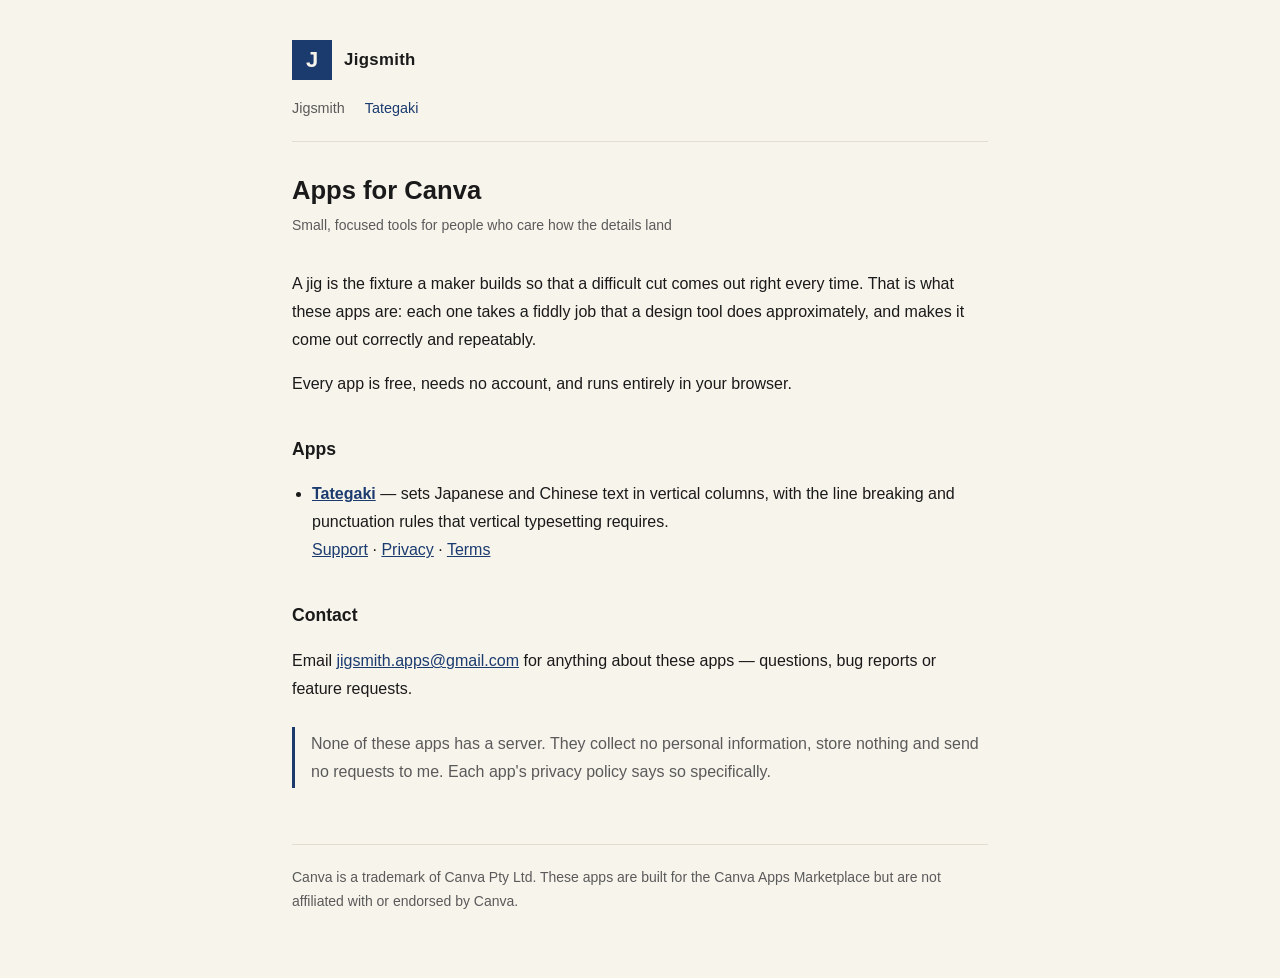
<file: index.html>
<!doctype html>
<html lang="en">
<head>
<meta charset="utf-8" />
<meta name="viewport" content="width=device-width, initial-scale=1" />
<title>Jigsmith · Apps for Canva</title>
<link rel="stylesheet" href="style.css" />
</head>
<body>
<div class="wrap">
<header>
  <a class="brand" href="./"><span class="mark mark-studio">J</span><b>Jigsmith</b></a>
  <nav>
    <a href="./" aria-current="page">Jigsmith</a>
    <a href="./tategaki/">Tategaki</a>
  </nav>
</header>

<h1>Apps for Canva</h1>
<p class="date">Small, focused tools for people who care how the details land</p>

<p>
  A jig is the fixture a maker builds so that a difficult cut comes out right every
  time. That is what these apps are: each one takes a fiddly job that a design tool
  does approximately, and makes it come out correctly and repeatably.
</p>

<p>
  Every app is free, needs no account, and runs entirely in your browser.
</p>

<h2>Apps</h2>
<ul>
  <li>
    <b><a href="./tategaki/">Tategaki</a></b> — sets Japanese and Chinese text in
    vertical columns, with the line breaking and punctuation rules that vertical
    typesetting requires.
    <br />
    <a href="./tategaki/support.html">Support</a> ·
    <a href="./tategaki/privacy.html">Privacy</a> ·
    <a href="./tategaki/terms.html">Terms</a>
  </li>
</ul>

<h2>Contact</h2>
<p>Email <a href="mailto:jigsmith.apps@gmail.com">jigsmith.apps@gmail.com</a> for anything about
  these apps — questions, bug reports or feature requests.</p>

<div class="note">
  None of these apps has a server. They collect no personal information, store nothing
  and send no requests to me. Each app's privacy policy says so specifically.
</div>

<footer>
  Canva is a trademark of Canva Pty Ltd. These apps are built for the Canva Apps
  Marketplace but are not affiliated with or endorsed by Canva.
</footer>
</div>
</body>
</html>
</file>
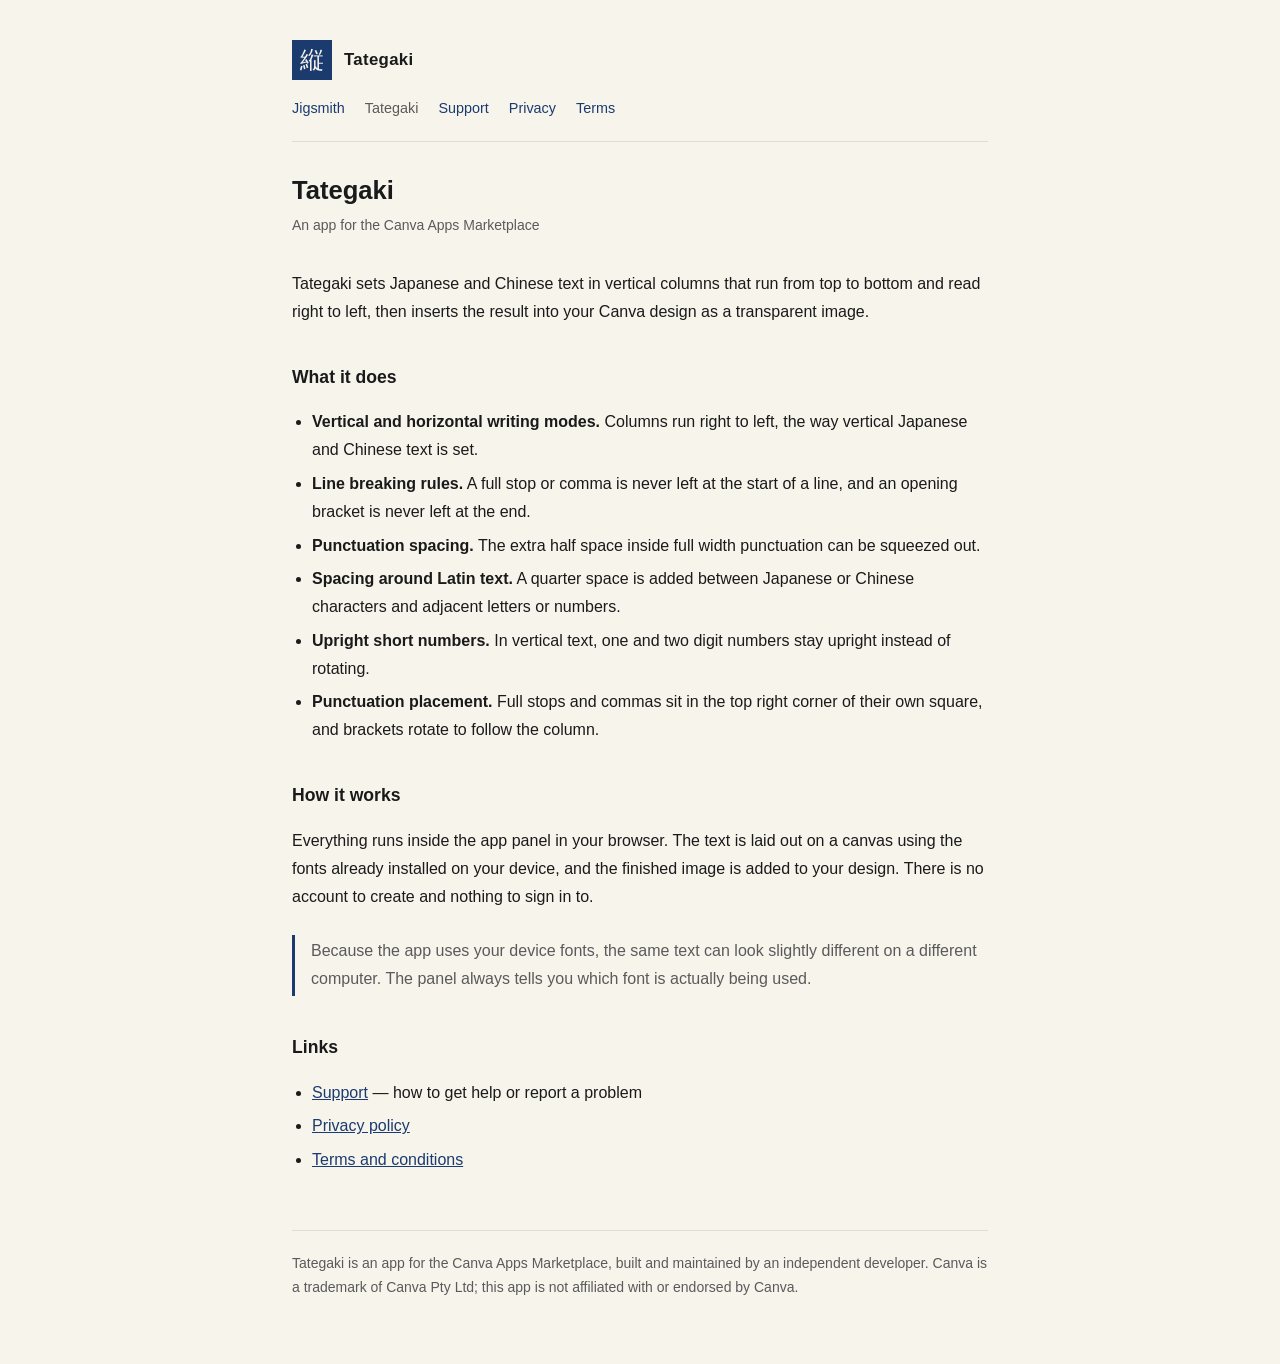
<file: tategaki/index.html>
<!doctype html>
<html lang="en">
<head>
<meta charset="utf-8" />
<meta name="viewport" content="width=device-width, initial-scale=1" />
<title>Vertical Japanese and Chinese typesetting · Tategaki</title>
<link rel="stylesheet" href="../style.css" />
</head>
<body>
<div class="wrap">
<header>
  <a class="brand" href="../"><span class="mark">縦</span><b>Tategaki</b></a>
  <nav>
    <a href="../">Jigsmith</a>
    <a href="./" aria-current="page">Tategaki</a>
    <a href="./support.html">Support</a>
    <a href="./privacy.html">Privacy</a>
    <a href="./terms.html">Terms</a>
  </nav>
</header>
<h1>Tategaki</h1>
<p class="date">An app for the Canva Apps Marketplace</p>

<p>
  Tategaki sets Japanese and Chinese text in vertical columns that run from top to
  bottom and read right to left, then inserts the result into your Canva design as a
  transparent image.
</p>

<h2>What it does</h2>
<ul>
  <li><b>Vertical and horizontal writing modes.</b> Columns run right to left, the way vertical Japanese and Chinese text is set.</li>
  <li><b>Line breaking rules.</b> A full stop or comma is never left at the start of a line, and an opening bracket is never left at the end.</li>
  <li><b>Punctuation spacing.</b> The extra half space inside full width punctuation can be squeezed out.</li>
  <li><b>Spacing around Latin text.</b> A quarter space is added between Japanese or Chinese characters and adjacent letters or numbers.</li>
  <li><b>Upright short numbers.</b> In vertical text, one and two digit numbers stay upright instead of rotating.</li>
  <li><b>Punctuation placement.</b> Full stops and commas sit in the top right corner of their own square, and brackets rotate to follow the column.</li>
</ul>

<h2>How it works</h2>
<p>
  Everything runs inside the app panel in your browser. The text is laid out on a canvas
  using the fonts already installed on your device, and the finished image is added to
  your design. There is no account to create and nothing to sign in to.
</p>

<div class="note">
  Because the app uses your device fonts, the same text can look slightly different on a
  different computer. The panel always tells you which font is actually being used.
</div>

<h2>Links</h2>
<ul>
  <li><a href="./support.html">Support</a> — how to get help or report a problem</li>
  <li><a href="./privacy.html">Privacy policy</a></li>
  <li><a href="./terms.html">Terms and conditions</a></li>
</ul>
<footer>
  Tategaki is an app for the Canva Apps Marketplace, built and maintained by an
  independent developer. Canva is a trademark of Canva Pty Ltd; this app is not
  affiliated with or endorsed by Canva.
</footer>
</div>
</body>
</html>
</file>
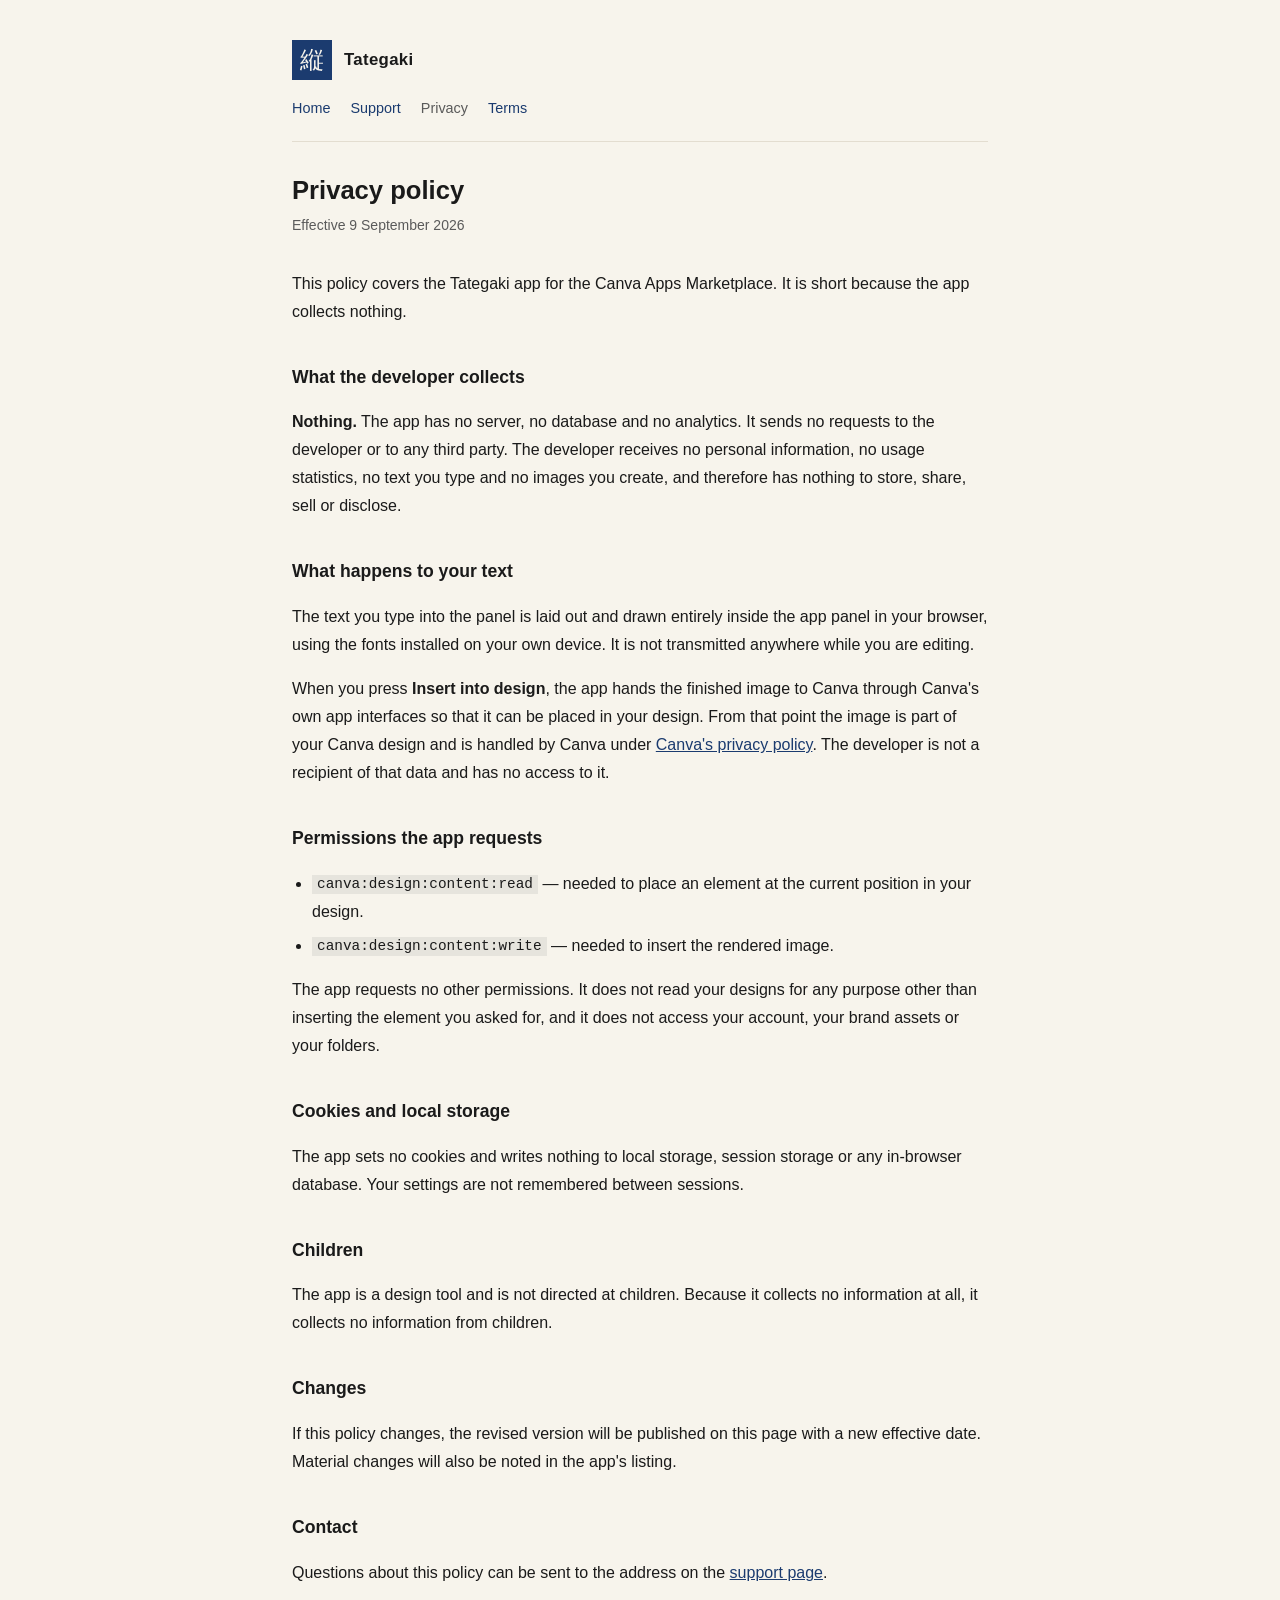
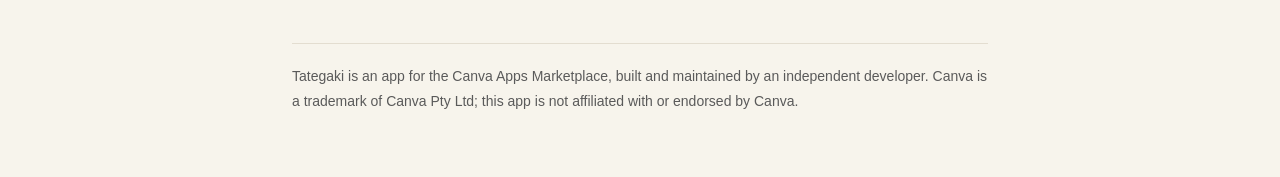
<file: privacy.html>
<!doctype html>
<html lang="en">
<head>
<meta charset="utf-8" />
<meta name="viewport" content="width=device-width, initial-scale=1" />
<title>Privacy policy · Tategaki</title>
<link rel="stylesheet" href="style.css" />
</head>
<body>
<div class="wrap">
<header>
  <a class="brand" href="./"><span class="mark">縦</span><b>Tategaki</b></a>
  <nav>
    <a href="./">Home</a>
    <a href="./support.html">Support</a>
    <a href="./privacy.html" aria-current="page">Privacy</a>
    <a href="./terms.html">Terms</a>
  </nav>
</header>
<h1>Privacy policy</h1>
<p class="date">Effective 9 September 2026</p>

<p>
  This policy covers the Tategaki app for the Canva Apps Marketplace. It is short
  because the app collects nothing.
</p>

<h2>What the developer collects</h2>
<p><b>Nothing.</b> The app has no server, no database and no analytics. It sends no
  requests to the developer or to any third party. The developer receives no personal
  information, no usage statistics, no text you type and no images you create, and
  therefore has nothing to store, share, sell or disclose.</p>

<h2>What happens to your text</h2>
<p>
  The text you type into the panel is laid out and drawn entirely inside the app panel
  in your browser, using the fonts installed on your own device. It is not transmitted
  anywhere while you are editing.
</p>
<p>
  When you press <b>Insert into design</b>, the app hands the finished image to Canva
  through Canva's own app interfaces so that it can be placed in your design. From that
  point the image is part of your Canva design and is handled by Canva under
  <a href="https://www.canva.com/policies/privacy-policy/">Canva's privacy policy</a>.
  The developer is not a recipient of that data and has no access to it.
</p>

<h2>Permissions the app requests</h2>
<ul>
  <li><code>canva:design:content:read</code> — needed to place an element at the current
    position in your design.</li>
  <li><code>canva:design:content:write</code> — needed to insert the rendered image.</li>
</ul>
<p>The app requests no other permissions. It does not read your designs for any purpose
  other than inserting the element you asked for, and it does not access your account,
  your brand assets or your folders.</p>

<h2>Cookies and local storage</h2>
<p>The app sets no cookies and writes nothing to local storage, session storage or any
  in-browser database. Your settings are not remembered between sessions.</p>

<h2>Children</h2>
<p>The app is a design tool and is not directed at children. Because it collects no
  information at all, it collects no information from children.</p>

<h2>Changes</h2>
<p>If this policy changes, the revised version will be published on this page with a new
  effective date. Material changes will also be noted in the app's listing.</p>

<h2>Contact</h2>
<p>Questions about this policy can be sent to the address on the
  <a href="./support.html">support page</a>.</p>
<footer>
  Tategaki is an app for the Canva Apps Marketplace, built and maintained by an
  independent developer. Canva is a trademark of Canva Pty Ltd; this app is not
  affiliated with or endorsed by Canva.
</footer>
</div>
</body>
</html>
</file>
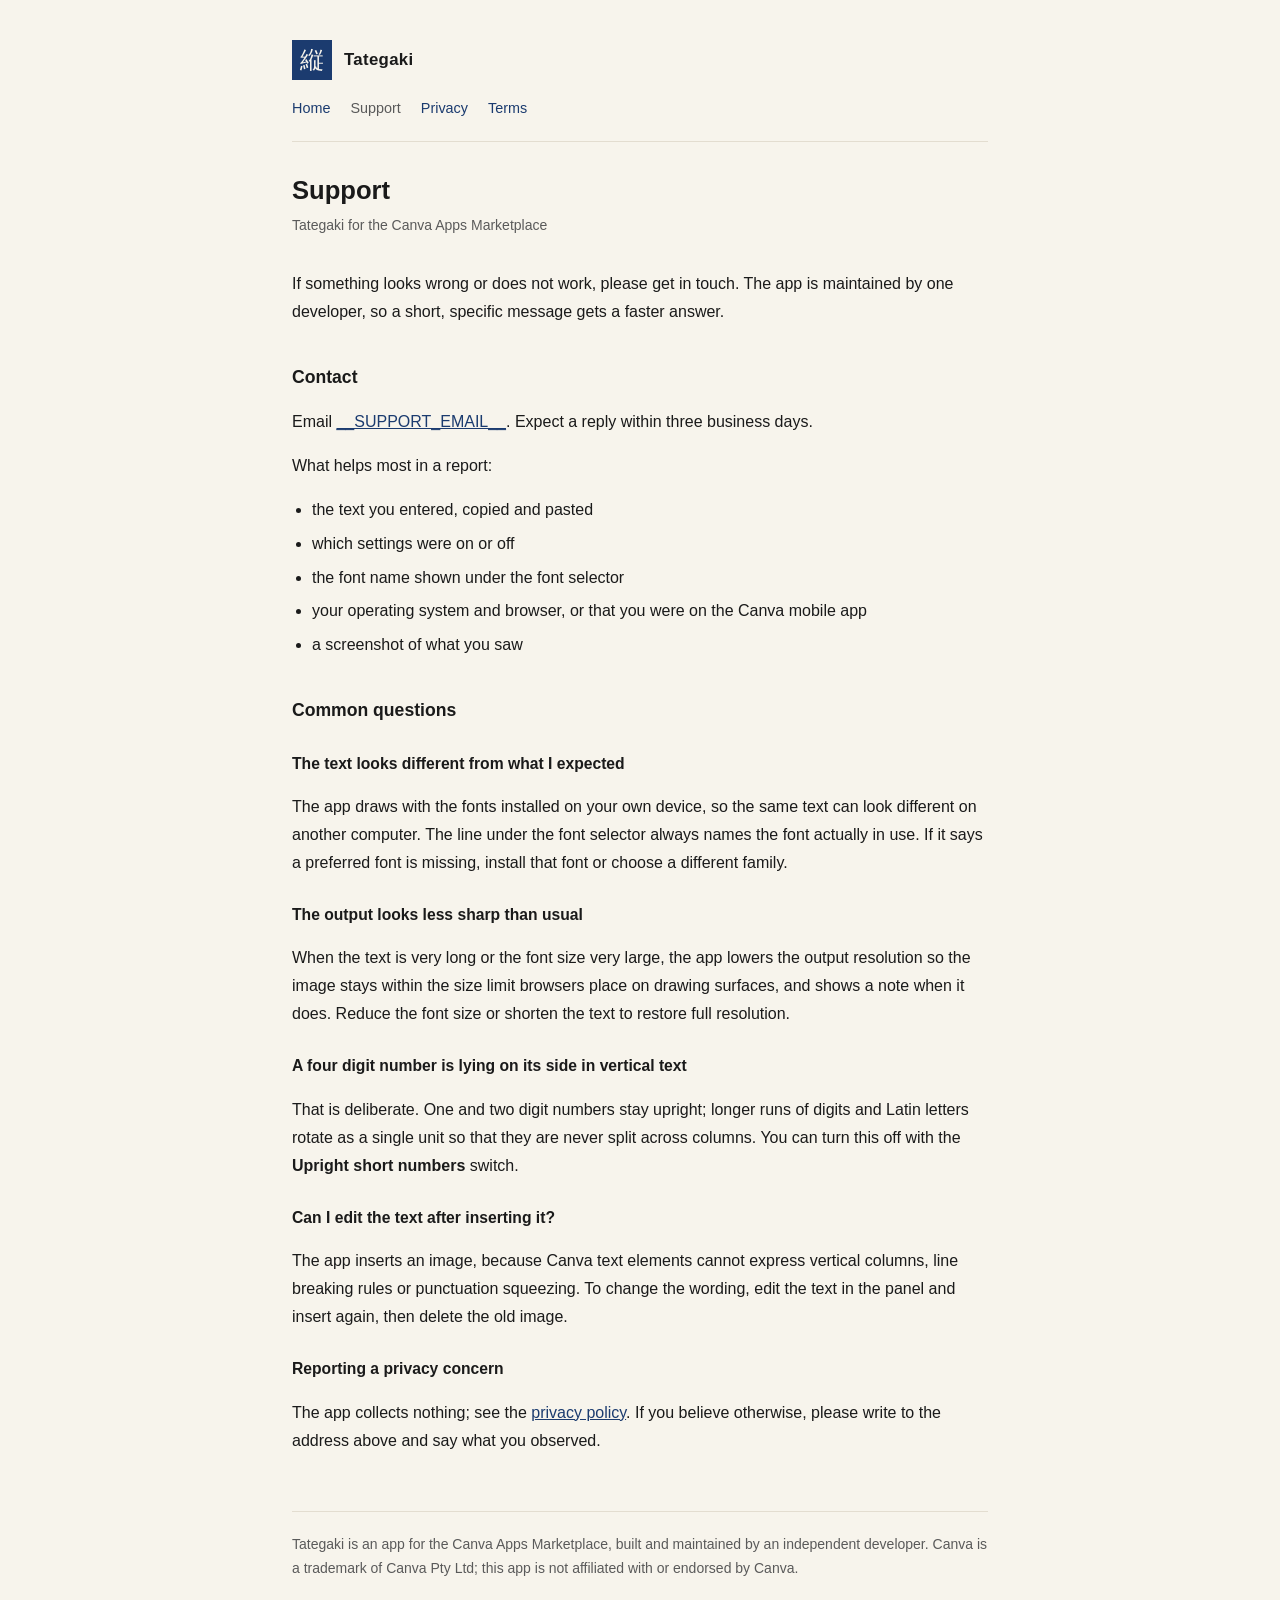
<file: support.html>
<!doctype html>
<html lang="en">
<head>
<meta charset="utf-8" />
<meta name="viewport" content="width=device-width, initial-scale=1" />
<title>Support · Tategaki</title>
<link rel="stylesheet" href="style.css" />
</head>
<body>
<div class="wrap">
<header>
  <a class="brand" href="./"><span class="mark">縦</span><b>Tategaki</b></a>
  <nav>
    <a href="./">Home</a>
    <a href="./support.html" aria-current="page">Support</a>
    <a href="./privacy.html">Privacy</a>
    <a href="./terms.html">Terms</a>
  </nav>
</header>
<h1>Support</h1>
<p class="date">Tategaki for the Canva Apps Marketplace</p>

<p>If something looks wrong or does not work, please get in touch. The app is maintained
  by one developer, so a short, specific message gets a faster answer.</p>

<h2>Contact</h2>
<p>Email <a href="mailto:__SUPPORT_EMAIL__">__SUPPORT_EMAIL__</a>. Expect a reply within
  three business days.</p>

<p>What helps most in a report:</p>
<ul>
  <li>the text you entered, copied and pasted</li>
  <li>which settings were on or off</li>
  <li>the font name shown under the font selector</li>
  <li>your operating system and browser, or that you were on the Canva mobile app</li>
  <li>a screenshot of what you saw</li>
</ul>

<h2>Common questions</h2>

<h3>The text looks different from what I expected</h3>
<p>The app draws with the fonts installed on your own device, so the same text can look
  different on another computer. The line under the font selector always names the font
  actually in use. If it says a preferred font is missing, install that font or choose a
  different family.</p>

<h3>The output looks less sharp than usual</h3>
<p>When the text is very long or the font size very large, the app lowers the output
  resolution so the image stays within the size limit browsers place on drawing
  surfaces, and shows a note when it does. Reduce the font size or shorten the text to
  restore full resolution.</p>

<h3>A four digit number is lying on its side in vertical text</h3>
<p>That is deliberate. One and two digit numbers stay upright; longer runs of digits and
  Latin letters rotate as a single unit so that they are never split across columns. You
  can turn this off with the <b>Upright short numbers</b> switch.</p>

<h3>Can I edit the text after inserting it?</h3>
<p>The app inserts an image, because Canva text elements cannot express vertical columns,
  line breaking rules or punctuation squeezing. To change the wording, edit the text in
  the panel and insert again, then delete the old image.</p>

<h3>Reporting a privacy concern</h3>
<p>The app collects nothing; see the <a href="./privacy.html">privacy policy</a>. If you
  believe otherwise, please write to the address above and say what you observed.</p>
<footer>
  Tategaki is an app for the Canva Apps Marketplace, built and maintained by an
  independent developer. Canva is a trademark of Canva Pty Ltd; this app is not
  affiliated with or endorsed by Canva.
</footer>
</div>
</body>
</html>
</file>
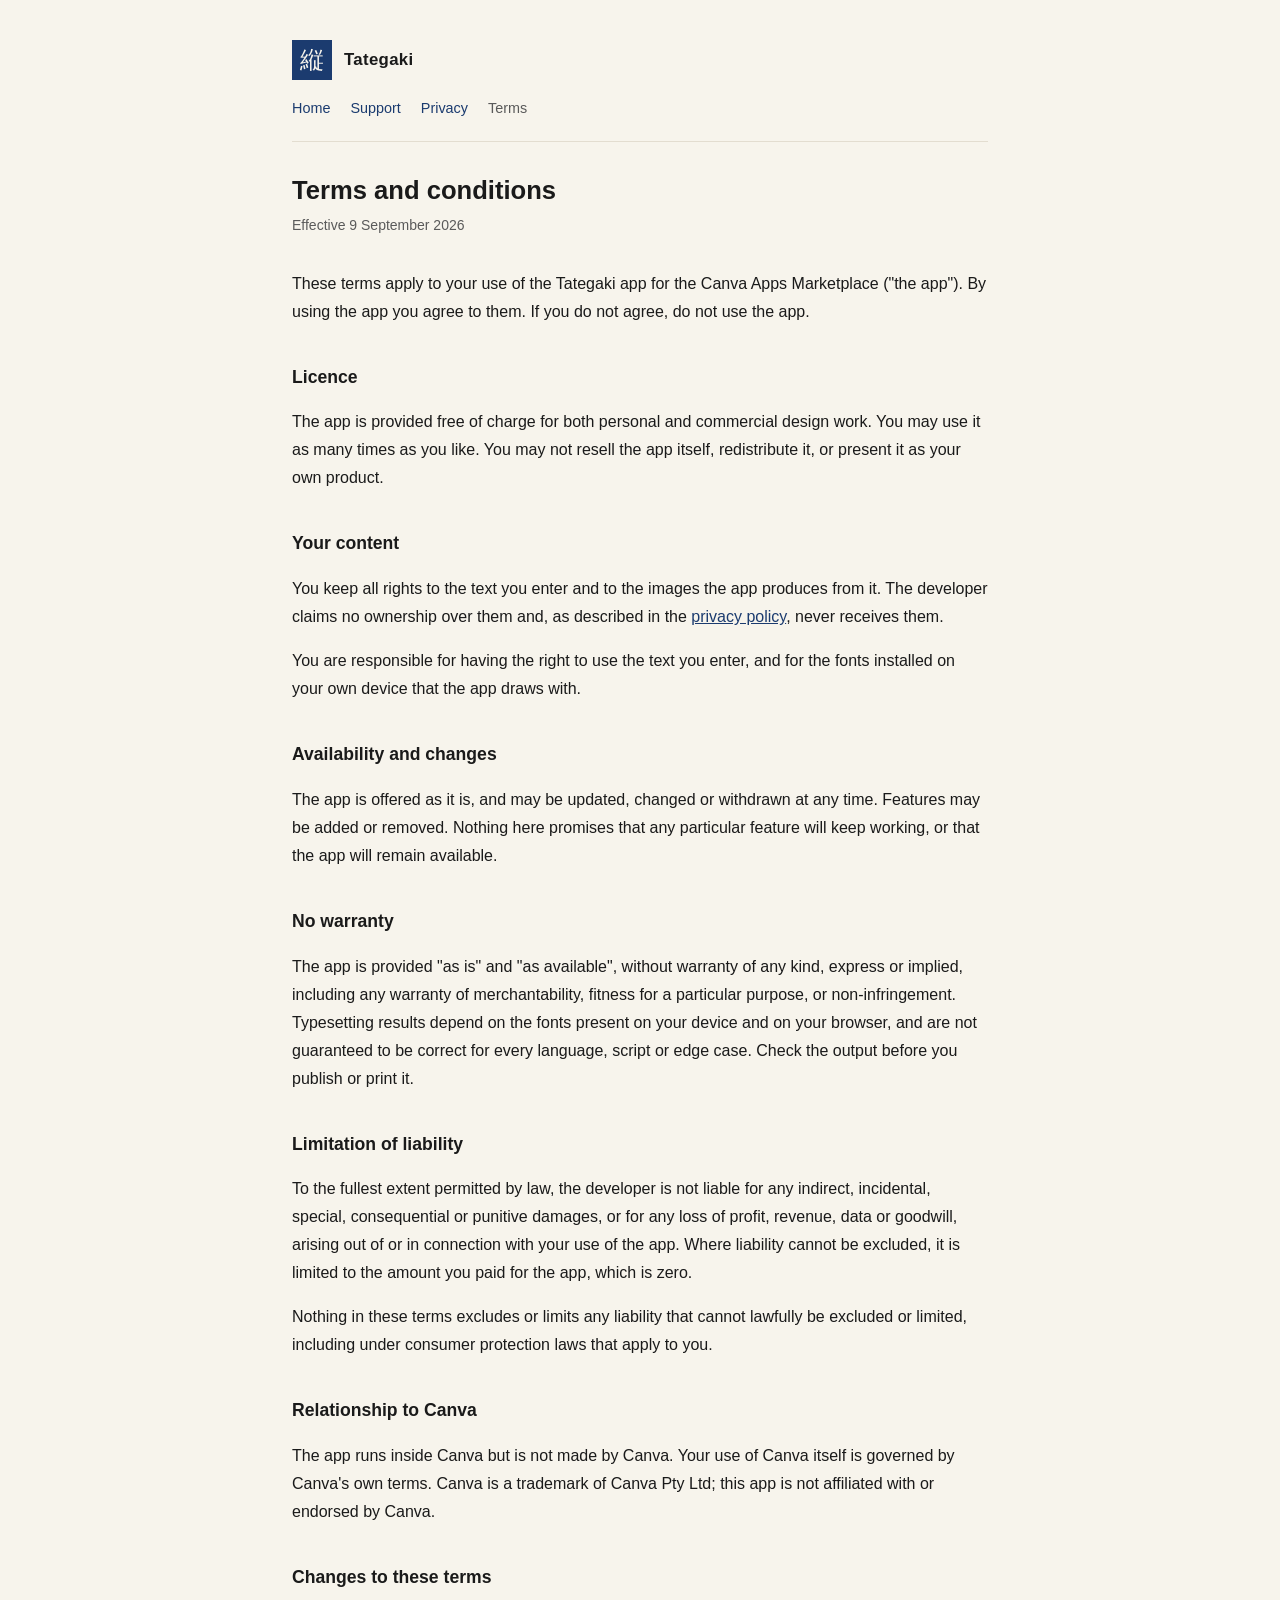
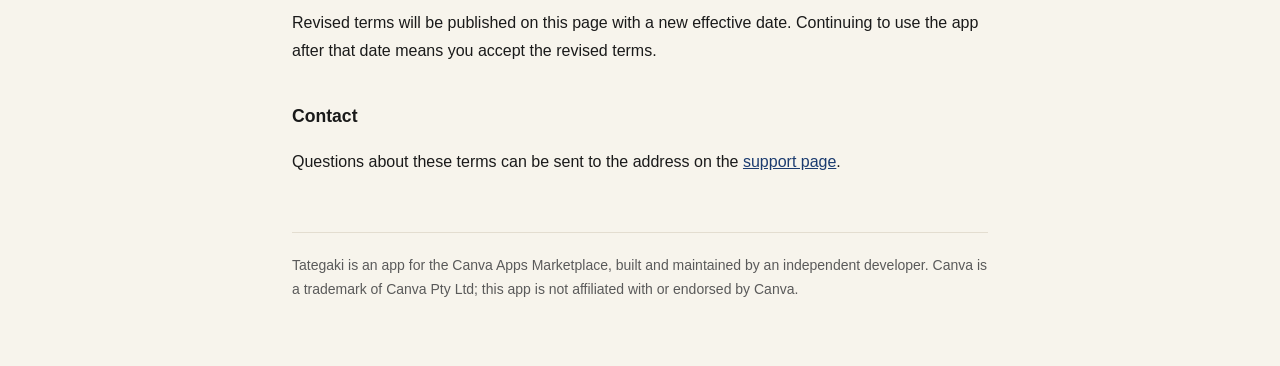
<file: terms.html>
<!doctype html>
<html lang="en">
<head>
<meta charset="utf-8" />
<meta name="viewport" content="width=device-width, initial-scale=1" />
<title>Terms and conditions · Tategaki</title>
<link rel="stylesheet" href="style.css" />
</head>
<body>
<div class="wrap">
<header>
  <a class="brand" href="./"><span class="mark">縦</span><b>Tategaki</b></a>
  <nav>
    <a href="./">Home</a>
    <a href="./support.html">Support</a>
    <a href="./privacy.html">Privacy</a>
    <a href="./terms.html" aria-current="page">Terms</a>
  </nav>
</header>
<h1>Terms and conditions</h1>
<p class="date">Effective 9 September 2026</p>

<p>These terms apply to your use of the Tategaki app for the Canva Apps Marketplace
  ("the app"). By using the app you agree to them. If you do not agree, do not use the
  app.</p>

<h2>Licence</h2>
<p>The app is provided free of charge for both personal and commercial design work. You
  may use it as many times as you like. You may not resell the app itself, redistribute
  it, or present it as your own product.</p>

<h2>Your content</h2>
<p>You keep all rights to the text you enter and to the images the app produces from it.
  The developer claims no ownership over them and, as described in the
  <a href="./privacy.html">privacy policy</a>, never receives them.</p>
<p>You are responsible for having the right to use the text you enter, and for the fonts
  installed on your own device that the app draws with.</p>

<h2>Availability and changes</h2>
<p>The app is offered as it is, and may be updated, changed or withdrawn at any time.
  Features may be added or removed. Nothing here promises that any particular feature
  will keep working, or that the app will remain available.</p>

<h2>No warranty</h2>
<p>The app is provided "as is" and "as available", without warranty of any kind, express
  or implied, including any warranty of merchantability, fitness for a particular
  purpose, or non-infringement. Typesetting results depend on the fonts present on your
  device and on your browser, and are not guaranteed to be correct for every language,
  script or edge case. Check the output before you publish or print it.</p>

<h2>Limitation of liability</h2>
<p>To the fullest extent permitted by law, the developer is not liable for any indirect,
  incidental, special, consequential or punitive damages, or for any loss of profit,
  revenue, data or goodwill, arising out of or in connection with your use of the app.
  Where liability cannot be excluded, it is limited to the amount you paid for the app,
  which is zero.</p>
<p>Nothing in these terms excludes or limits any liability that cannot lawfully be
  excluded or limited, including under consumer protection laws that apply to you.</p>

<h2>Relationship to Canva</h2>
<p>The app runs inside Canva but is not made by Canva. Your use of Canva itself is
  governed by Canva's own terms. Canva is a trademark of Canva Pty Ltd; this app is not
  affiliated with or endorsed by Canva.</p>

<h2>Changes to these terms</h2>
<p>Revised terms will be published on this page with a new effective date. Continuing to
  use the app after that date means you accept the revised terms.</p>

<h2>Contact</h2>
<p>Questions about these terms can be sent to the address on the
  <a href="./support.html">support page</a>.</p>
<footer>
  Tategaki is an app for the Canva Apps Marketplace, built and maintained by an
  independent developer. Canva is a trademark of Canva Pty Ltd; this app is not
  affiliated with or endorsed by Canva.
</footer>
</div>
</body>
</html>
</file>
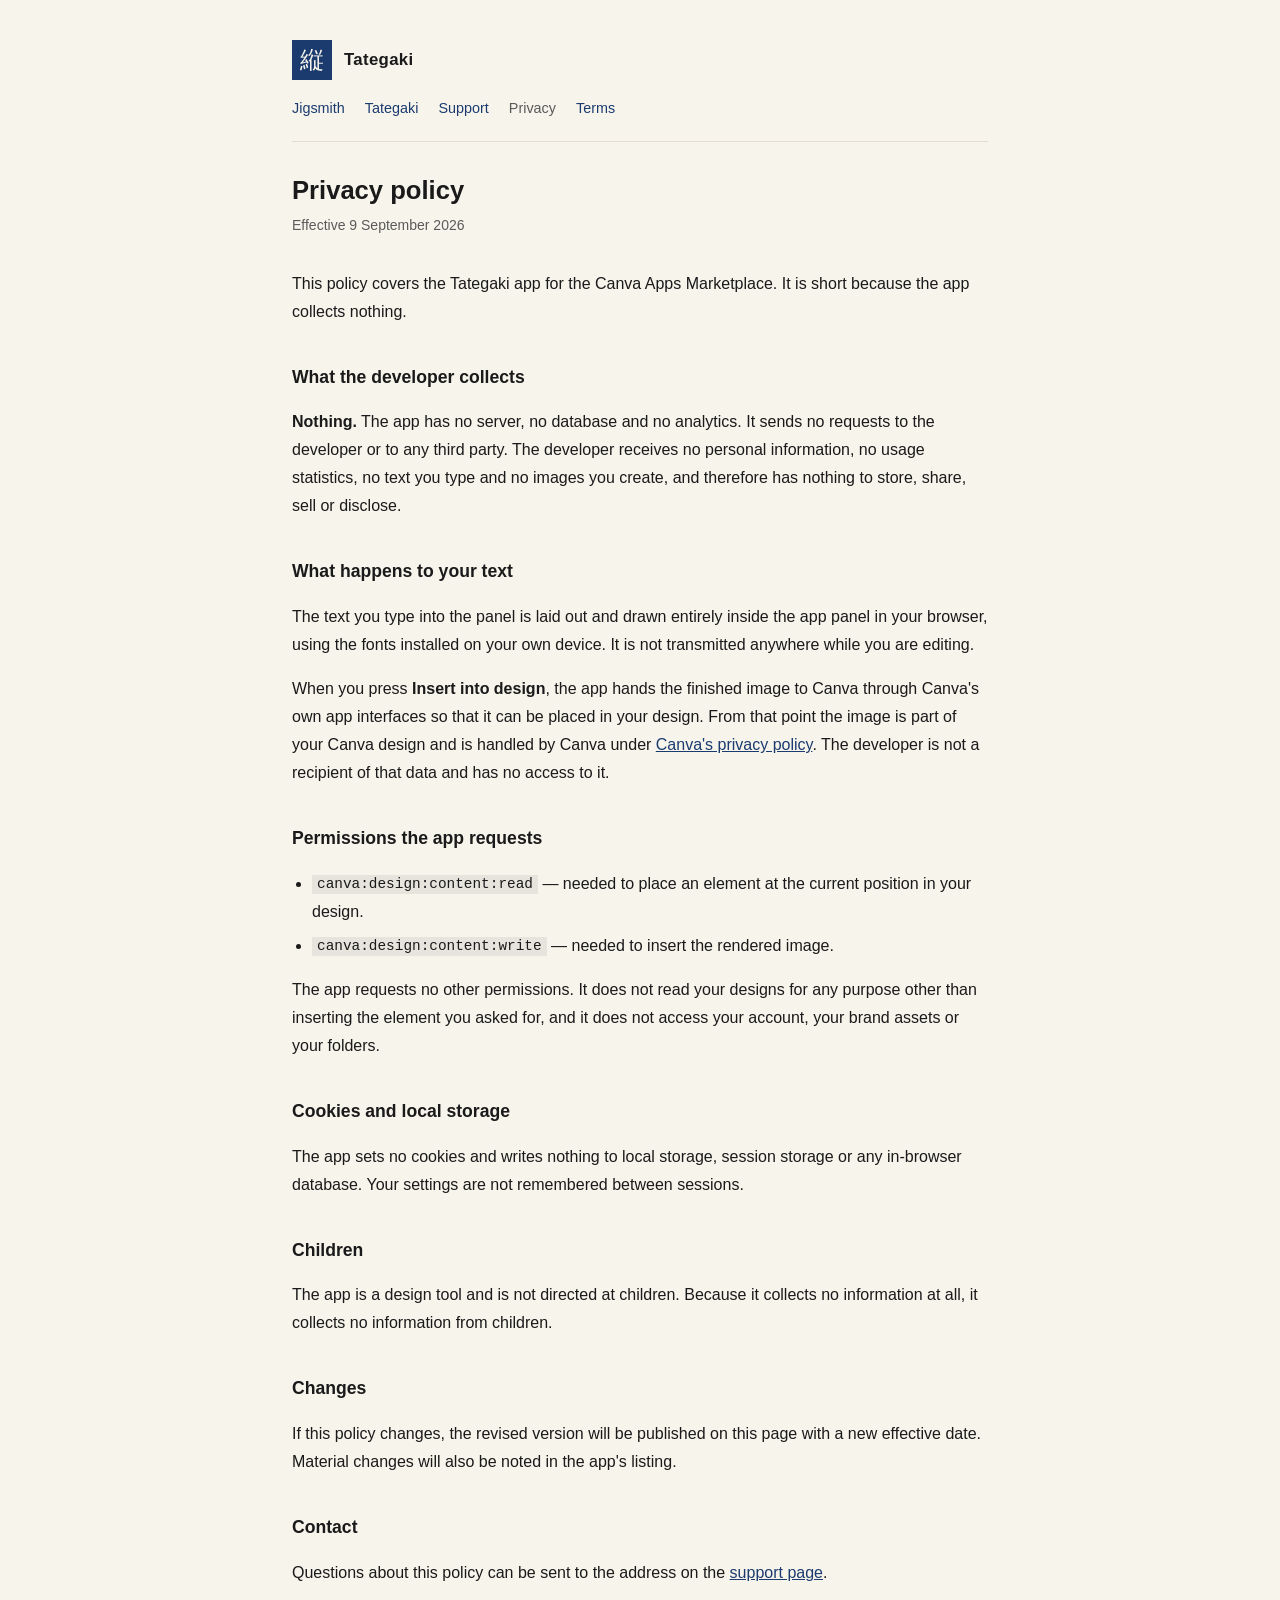
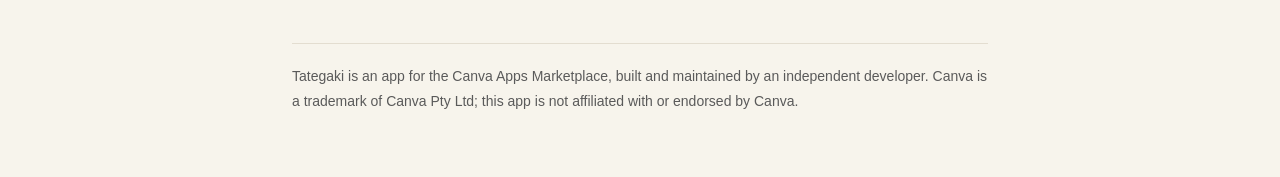
<file: tategaki/privacy.html>
<!doctype html>
<html lang="en">
<head>
<meta charset="utf-8" />
<meta name="viewport" content="width=device-width, initial-scale=1" />
<title>Privacy policy · Tategaki</title>
<link rel="stylesheet" href="../style.css" />
</head>
<body>
<div class="wrap">
<header>
  <a class="brand" href="../"><span class="mark">縦</span><b>Tategaki</b></a>
  <nav>
    <a href="../">Jigsmith</a>
    <a href="./">Tategaki</a>
    <a href="./support.html">Support</a>
    <a href="./privacy.html" aria-current="page">Privacy</a>
    <a href="./terms.html">Terms</a>
  </nav>
</header>
<h1>Privacy policy</h1>
<p class="date">Effective 9 September 2026</p>

<p>
  This policy covers the Tategaki app for the Canva Apps Marketplace. It is short
  because the app collects nothing.
</p>

<h2>What the developer collects</h2>
<p><b>Nothing.</b> The app has no server, no database and no analytics. It sends no
  requests to the developer or to any third party. The developer receives no personal
  information, no usage statistics, no text you type and no images you create, and
  therefore has nothing to store, share, sell or disclose.</p>

<h2>What happens to your text</h2>
<p>
  The text you type into the panel is laid out and drawn entirely inside the app panel
  in your browser, using the fonts installed on your own device. It is not transmitted
  anywhere while you are editing.
</p>
<p>
  When you press <b>Insert into design</b>, the app hands the finished image to Canva
  through Canva's own app interfaces so that it can be placed in your design. From that
  point the image is part of your Canva design and is handled by Canva under
  <a href="https://www.canva.com/policies/privacy-policy/">Canva's privacy policy</a>.
  The developer is not a recipient of that data and has no access to it.
</p>

<h2>Permissions the app requests</h2>
<ul>
  <li><code>canva:design:content:read</code> — needed to place an element at the current
    position in your design.</li>
  <li><code>canva:design:content:write</code> — needed to insert the rendered image.</li>
</ul>
<p>The app requests no other permissions. It does not read your designs for any purpose
  other than inserting the element you asked for, and it does not access your account,
  your brand assets or your folders.</p>

<h2>Cookies and local storage</h2>
<p>The app sets no cookies and writes nothing to local storage, session storage or any
  in-browser database. Your settings are not remembered between sessions.</p>

<h2>Children</h2>
<p>The app is a design tool and is not directed at children. Because it collects no
  information at all, it collects no information from children.</p>

<h2>Changes</h2>
<p>If this policy changes, the revised version will be published on this page with a new
  effective date. Material changes will also be noted in the app's listing.</p>

<h2>Contact</h2>
<p>Questions about this policy can be sent to the address on the
  <a href="./support.html">support page</a>.</p>
<footer>
  Tategaki is an app for the Canva Apps Marketplace, built and maintained by an
  independent developer. Canva is a trademark of Canva Pty Ltd; this app is not
  affiliated with or endorsed by Canva.
</footer>
</div>
</body>
</html>
</file>
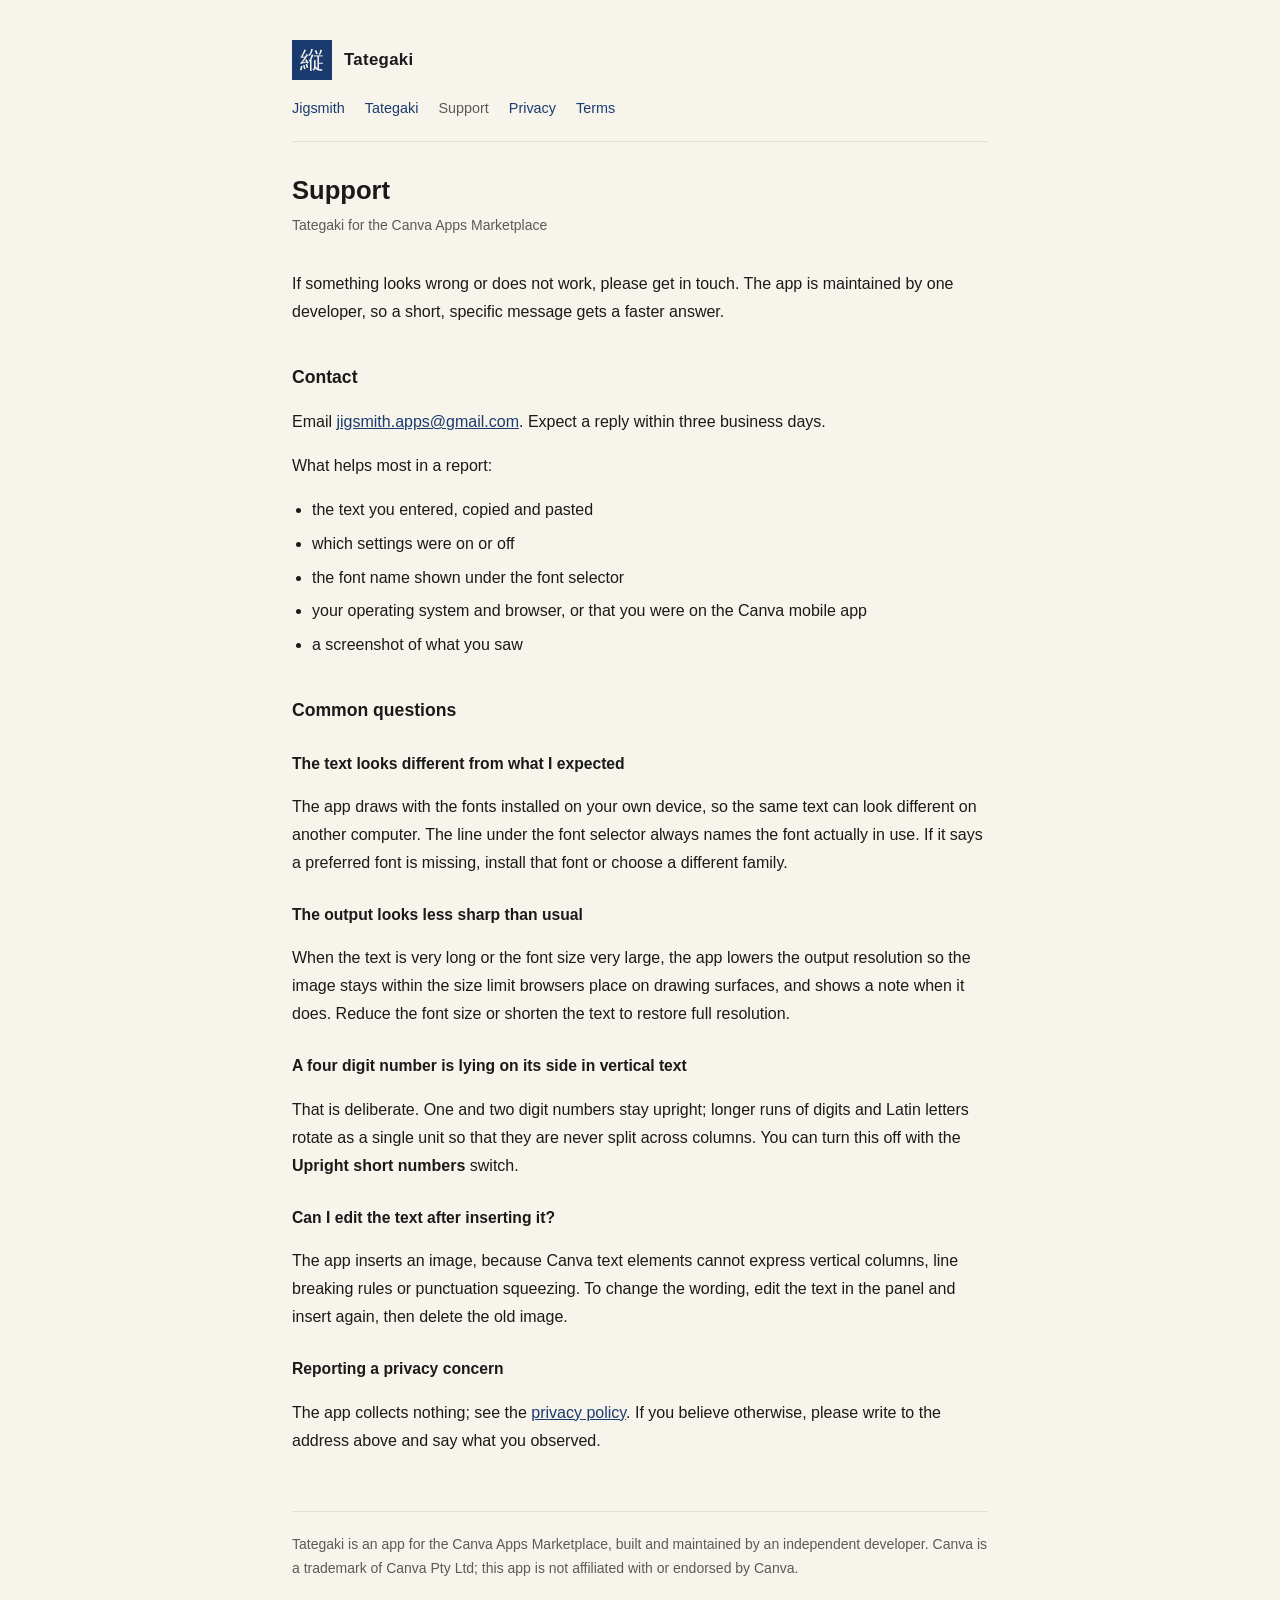
<file: tategaki/support.html>
<!doctype html>
<html lang="en">
<head>
<meta charset="utf-8" />
<meta name="viewport" content="width=device-width, initial-scale=1" />
<title>Support · Tategaki</title>
<link rel="stylesheet" href="../style.css" />
</head>
<body>
<div class="wrap">
<header>
  <a class="brand" href="../"><span class="mark">縦</span><b>Tategaki</b></a>
  <nav>
    <a href="../">Jigsmith</a>
    <a href="./">Tategaki</a>
    <a href="./support.html" aria-current="page">Support</a>
    <a href="./privacy.html">Privacy</a>
    <a href="./terms.html">Terms</a>
  </nav>
</header>
<h1>Support</h1>
<p class="date">Tategaki for the Canva Apps Marketplace</p>

<p>If something looks wrong or does not work, please get in touch. The app is maintained
  by one developer, so a short, specific message gets a faster answer.</p>

<h2>Contact</h2>
<p>Email <a href="mailto:jigsmith.apps@gmail.com">jigsmith.apps@gmail.com</a>. Expect a reply within
  three business days.</p>

<p>What helps most in a report:</p>
<ul>
  <li>the text you entered, copied and pasted</li>
  <li>which settings were on or off</li>
  <li>the font name shown under the font selector</li>
  <li>your operating system and browser, or that you were on the Canva mobile app</li>
  <li>a screenshot of what you saw</li>
</ul>

<h2>Common questions</h2>

<h3>The text looks different from what I expected</h3>
<p>The app draws with the fonts installed on your own device, so the same text can look
  different on another computer. The line under the font selector always names the font
  actually in use. If it says a preferred font is missing, install that font or choose a
  different family.</p>

<h3>The output looks less sharp than usual</h3>
<p>When the text is very long or the font size very large, the app lowers the output
  resolution so the image stays within the size limit browsers place on drawing
  surfaces, and shows a note when it does. Reduce the font size or shorten the text to
  restore full resolution.</p>

<h3>A four digit number is lying on its side in vertical text</h3>
<p>That is deliberate. One and two digit numbers stay upright; longer runs of digits and
  Latin letters rotate as a single unit so that they are never split across columns. You
  can turn this off with the <b>Upright short numbers</b> switch.</p>

<h3>Can I edit the text after inserting it?</h3>
<p>The app inserts an image, because Canva text elements cannot express vertical columns,
  line breaking rules or punctuation squeezing. To change the wording, edit the text in
  the panel and insert again, then delete the old image.</p>

<h3>Reporting a privacy concern</h3>
<p>The app collects nothing; see the <a href="./privacy.html">privacy policy</a>. If you
  believe otherwise, please write to the address above and say what you observed.</p>
<footer>
  Tategaki is an app for the Canva Apps Marketplace, built and maintained by an
  independent developer. Canva is a trademark of Canva Pty Ltd; this app is not
  affiliated with or endorsed by Canva.
</footer>
</div>
</body>
</html>
</file>
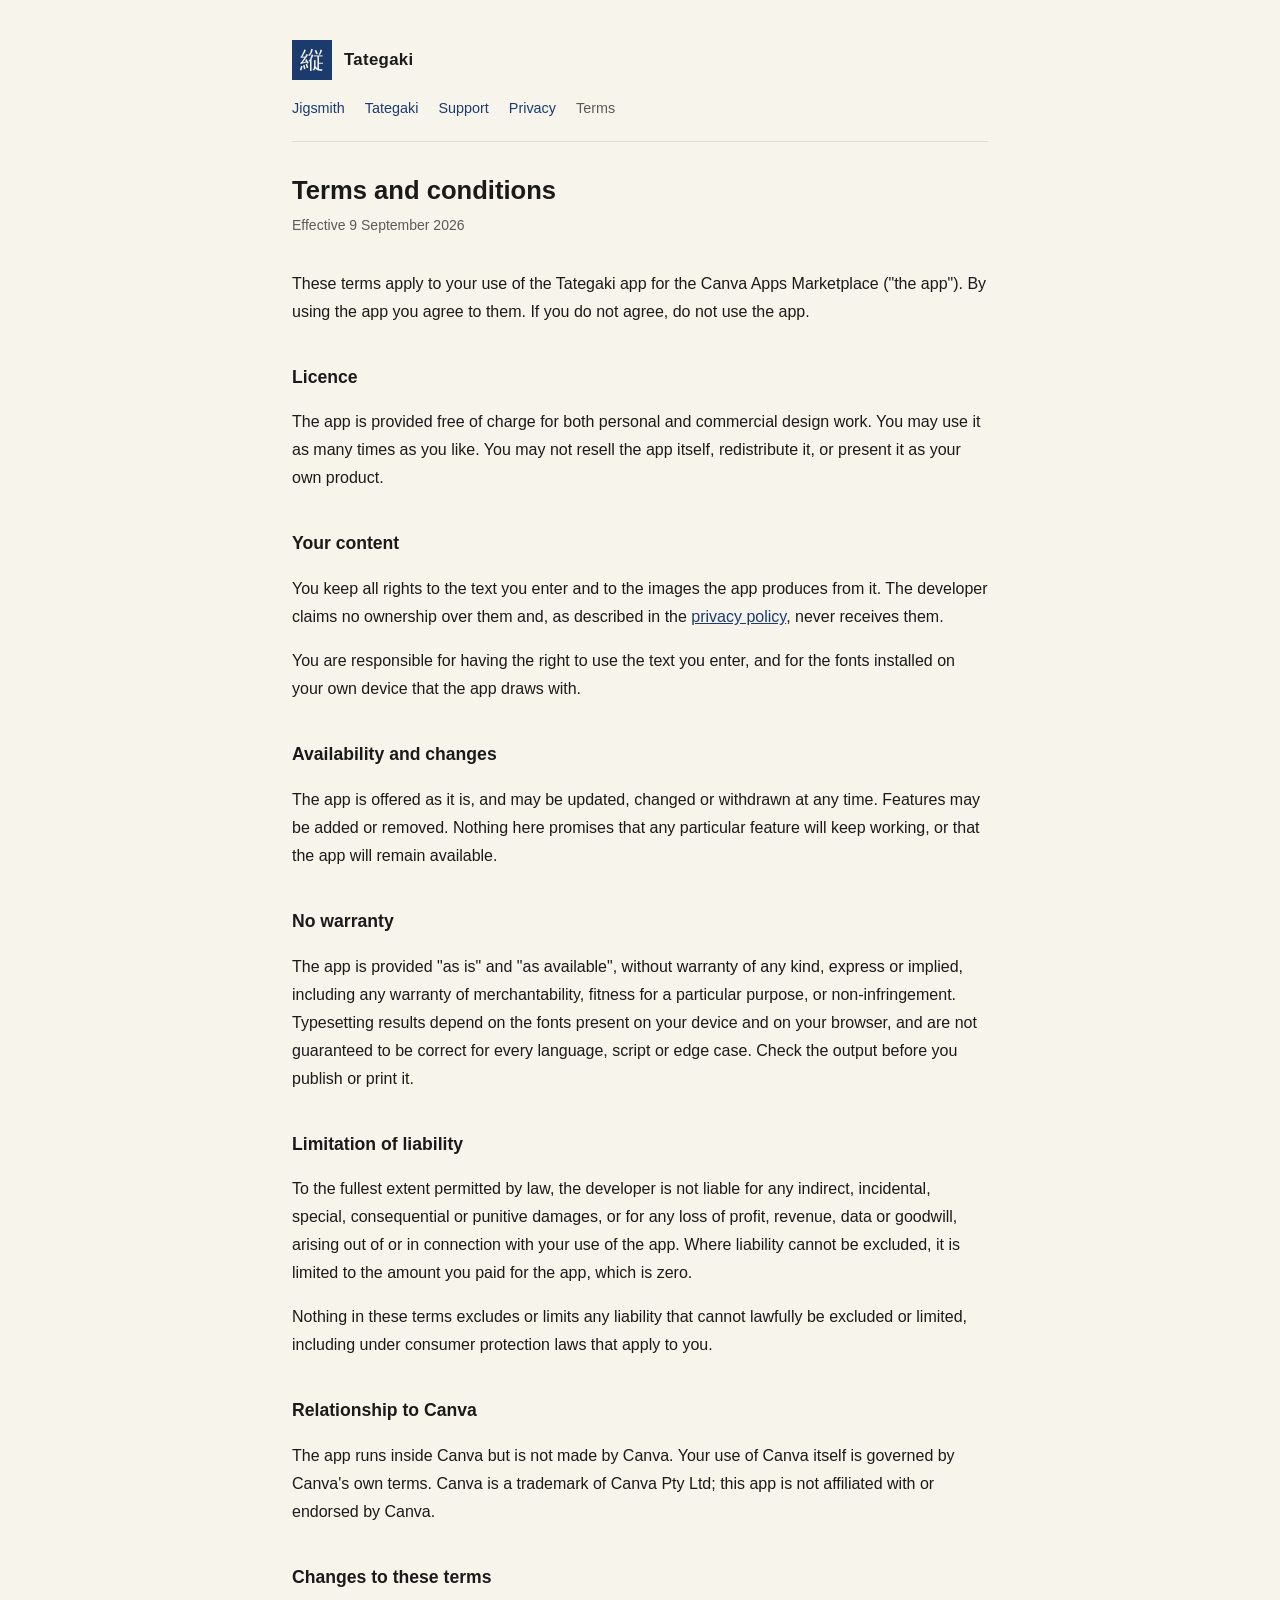
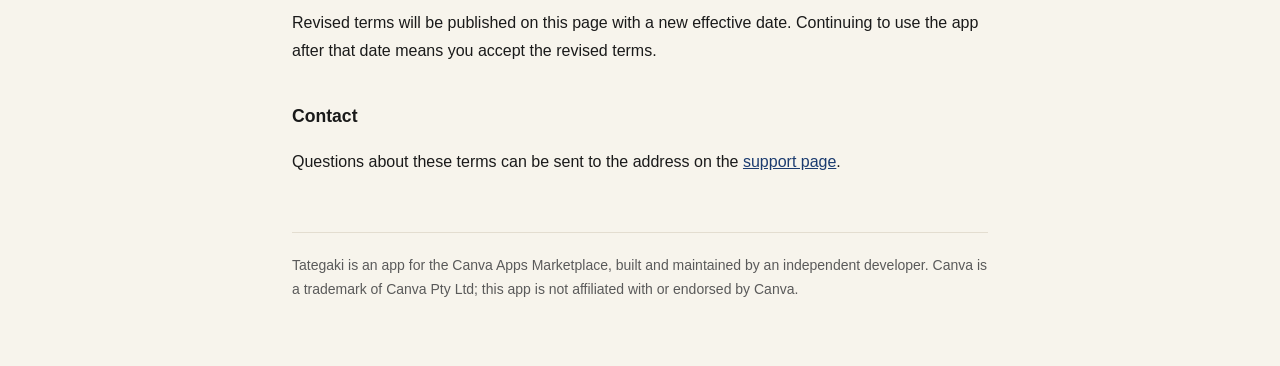
<file: tategaki/terms.html>
<!doctype html>
<html lang="en">
<head>
<meta charset="utf-8" />
<meta name="viewport" content="width=device-width, initial-scale=1" />
<title>Terms and conditions · Tategaki</title>
<link rel="stylesheet" href="../style.css" />
</head>
<body>
<div class="wrap">
<header>
  <a class="brand" href="../"><span class="mark">縦</span><b>Tategaki</b></a>
  <nav>
    <a href="../">Jigsmith</a>
    <a href="./">Tategaki</a>
    <a href="./support.html">Support</a>
    <a href="./privacy.html">Privacy</a>
    <a href="./terms.html" aria-current="page">Terms</a>
  </nav>
</header>
<h1>Terms and conditions</h1>
<p class="date">Effective 9 September 2026</p>

<p>These terms apply to your use of the Tategaki app for the Canva Apps Marketplace
  ("the app"). By using the app you agree to them. If you do not agree, do not use the
  app.</p>

<h2>Licence</h2>
<p>The app is provided free of charge for both personal and commercial design work. You
  may use it as many times as you like. You may not resell the app itself, redistribute
  it, or present it as your own product.</p>

<h2>Your content</h2>
<p>You keep all rights to the text you enter and to the images the app produces from it.
  The developer claims no ownership over them and, as described in the
  <a href="./privacy.html">privacy policy</a>, never receives them.</p>
<p>You are responsible for having the right to use the text you enter, and for the fonts
  installed on your own device that the app draws with.</p>

<h2>Availability and changes</h2>
<p>The app is offered as it is, and may be updated, changed or withdrawn at any time.
  Features may be added or removed. Nothing here promises that any particular feature
  will keep working, or that the app will remain available.</p>

<h2>No warranty</h2>
<p>The app is provided "as is" and "as available", without warranty of any kind, express
  or implied, including any warranty of merchantability, fitness for a particular
  purpose, or non-infringement. Typesetting results depend on the fonts present on your
  device and on your browser, and are not guaranteed to be correct for every language,
  script or edge case. Check the output before you publish or print it.</p>

<h2>Limitation of liability</h2>
<p>To the fullest extent permitted by law, the developer is not liable for any indirect,
  incidental, special, consequential or punitive damages, or for any loss of profit,
  revenue, data or goodwill, arising out of or in connection with your use of the app.
  Where liability cannot be excluded, it is limited to the amount you paid for the app,
  which is zero.</p>
<p>Nothing in these terms excludes or limits any liability that cannot lawfully be
  excluded or limited, including under consumer protection laws that apply to you.</p>

<h2>Relationship to Canva</h2>
<p>The app runs inside Canva but is not made by Canva. Your use of Canva itself is
  governed by Canva's own terms. Canva is a trademark of Canva Pty Ltd; this app is not
  affiliated with or endorsed by Canva.</p>

<h2>Changes to these terms</h2>
<p>Revised terms will be published on this page with a new effective date. Continuing to
  use the app after that date means you accept the revised terms.</p>

<h2>Contact</h2>
<p>Questions about these terms can be sent to the address on the
  <a href="./support.html">support page</a>.</p>
<footer>
  Tategaki is an app for the Canva Apps Marketplace, built and maintained by an
  independent developer. Canva is a trademark of Canva Pty Ltd; this app is not
  affiliated with or endorsed by Canva.
</footer>
</div>
</body>
</html>
</file>
<file: style.css>
/* 四个页面共用。无外部依赖：法律页面不应该依赖 CDN。 */
:root {
  --ink: #1a1a1a;
  --muted: #5a5a5a;
  --line: #e3ddd0;
  --paper: #f7f4ec;
  --accent: #1b3b6f;
}
@media (prefers-color-scheme: dark) {
  :root {
    --ink: #ece7dc;
    --muted: #a49e93;
    --line: #33302b;
    --paper: #14161a;
    --accent: #9fc0ef;
  }
}
* { box-sizing: border-box; }
body {
  margin: 0;
  background: var(--paper);
  color: var(--ink);
  font: 16px/1.75 -apple-system, BlinkMacSystemFont, "Hiragino Sans", "Yu Gothic",
    "Noto Sans JP", "PingFang SC", "Segoe UI", Roboto, sans-serif;
}
.wrap { max-width: 46rem; margin: 0 auto; padding: 2.5rem 1.25rem 4rem; }
header { border-bottom: 1px solid var(--line); padding-bottom: 1.25rem; margin-bottom: 2rem; }
.brand { display: flex; align-items: center; gap: 0.75rem; text-decoration: none; color: inherit; }
.mark {
  width: 40px; height: 40px; flex: 0 0 40px;
  background: var(--accent); color: var(--paper);
  display: grid; place-items: center;
  font-size: 24px; line-height: 1;
  font-family: "Hiragino Mincho ProN", "Yu Mincho", "Noto Serif JP", serif;
}
/* 工作室标记是拉丁字母，不该继承应用页那套明朝字体栈。 */
.mark-studio {
  font-family: -apple-system, BlinkMacSystemFont, "Segoe UI", Roboto, sans-serif;
  font-weight: 600;
  font-size: 22px;
}
.brand b { font-size: 1.05rem; letter-spacing: 0.02em; }
nav { margin-top: 1rem; display: flex; flex-wrap: wrap; gap: 0.35rem 1.25rem; font-size: 0.9rem; }
nav a { color: var(--accent); text-decoration: none; }
nav a:hover { text-decoration: underline; }
nav a[aria-current] { color: var(--muted); pointer-events: none; }
h1 { font-size: 1.6rem; line-height: 1.3; margin: 0 0 0.35rem; }
h2 { font-size: 1.1rem; margin: 2.25rem 0 0.5rem; }
h3 { font-size: 0.98rem; margin: 1.5rem 0 0.35rem; }
.date { color: var(--muted); font-size: 0.875rem; margin: 0 0 2rem; }
p, li { color: var(--ink); }
ul { padding-left: 1.25rem; }
li { margin: 0.35rem 0; }
a { color: var(--accent); }
.note {
  border-left: 3px solid var(--accent);
  padding: 0.15rem 0 0.15rem 1rem;
  margin: 1.5rem 0;
  color: var(--muted);
}
footer {
  margin-top: 3.5rem; padding-top: 1.25rem;
  border-top: 1px solid var(--line);
  color: var(--muted); font-size: 0.875rem;
}
code { font-size: 0.9em; background: rgba(127,127,127,0.14); padding: 0.1em 0.35em; }
</file>
